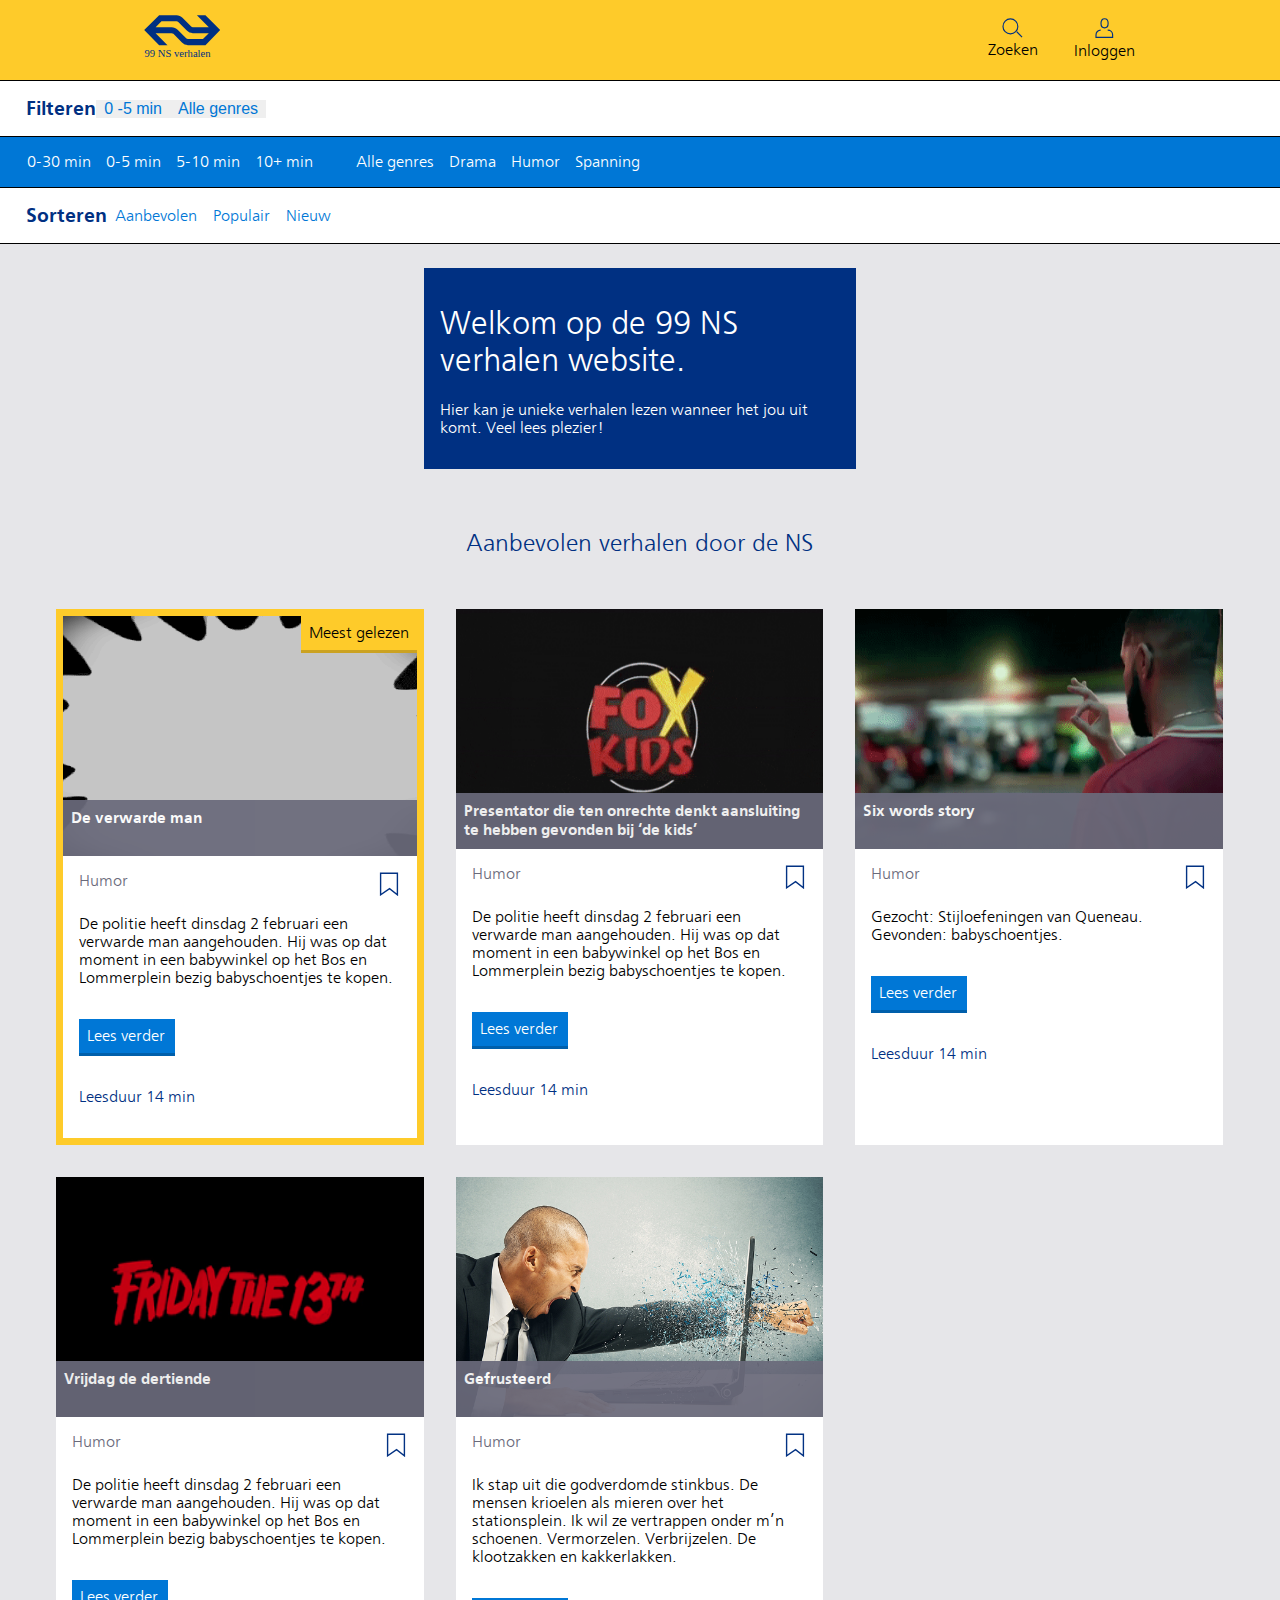
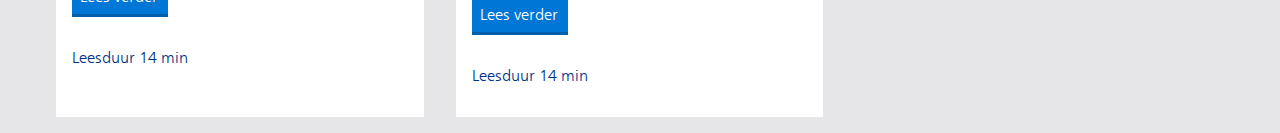
<file: index.html>
<!DOCTYPE html>
<html lang="nl">

<head>
    <meta charset="UTF-8">
    <meta name="viewport" content="width=device-width, user-scalable=yes, initial-scale=1.0, maximum-scale=1.5, minimum-scale=1.0">
    <!--Viewport pakt breede van het scherm. User scalable zorgt ervoor dat je kan inzoomen tot max 1.5 scale.-->
    <title>99 NS Verhalen</title>
    <link rel="icon" href="images/logo/nslogo.svg">
    <link rel="stylesheet" href="css/style.css">
</head>

<body>
    <header>
        <div class="container">
            <a class="logo" href="index.html" title="NS Verhalen"><img src="images/logo/nslogo.svg" alt="NSlogo"></a>
            <nav>
                <ul>
                    <li> <img src="images/symbolen/Search.svg" title="Zoeken" alt="Zoeken"> <a href="">Zoeken</a></li>
                    <li> <img src="images/symbolen/Profile.svg" title="Inloggen" alt="Inloggen"> <a href="inloggen.html">Inloggen</a></li>
                </ul>
            </nav>
        </div>
    </header>
    <main>
        <aside>
            <section>
                <h3>Filteren</h3>
                <button>0 -5 min</button>
                <button>Alle genres</button>
            </section>
            <form>
                <fieldset id="reading-time">
                    <input type="checkbox" name="0-30min" id="min30">
                    <label for="min30">0-30 min</label>
                    <input type="checkbox" name="0-5min" id="min5">
                    <label for="min5">0-5 min</label>
                    <input type="checkbox" name="5-10min" id="min10">
                    <label for="min10">5-10 min</label>
                    <input type="checkbox" name="0-5min" id="plus10">
                    <label for="plus10">10+ min</label>
                </fieldset>
                <fieldset id="genres">
                    <input type="checkbox" name="allegenres" id="allgenres">
                    <label for="allgenres">Alle genres</label>
                    <input type="checkbox" name="drama" id="drama">
                    <label for="drama">Drama</label>
                    <input type="checkbox" name="humor" id="humor">
                    <label for="humor">Humor</label>
                    <input type="checkbox" name="spanning" id="spanning">
                    <label for="spanning">Spanning</label>
                </fieldset>
            </form>



        </aside>
        <aside>
            <section>
                <h3>Sorteren</h3>
                <ul>
                    <!--Order soort-->
                    <li>Aanbevolen</li>
                    <li>Populair</li>
                    <li>Nieuw</li>
                </ul>
            </section>
        </aside>


        <div class="welkom">
            <h1> Welkom op de 99 NS verhalen website.</h1>
            <p> Hier kan je unieke verhalen lezen wanneer het jou uit komt. Veel lees plezier!</p>
        </div>


        <section>
            <h2>Aanbevolen verhalen door de NS</h2>

            <article class="uitgelicht">
                <header>
                    <a class="meestgelezen">Meest gelezen</a>
                    <img src="images/deverwardeman.gif" alt="de verwarde man">
                    <h3>De verwarde man</h3>
                </header>
                <section>
                    <h4>Humor</h4>
                    <button class="bladwijzer"><img src="images/symbolen/unfill.svg" title="bladwijzer" alt="bladwijzer"></button>
                </section>
                <p>De politie heeft dinsdag 2 februari een verwarde man aangehouden.
                    Hij was op dat moment in een babywinkel op het Bos en Lommerplein bezig babyschoentjes te kopen.</p>
                <a class="leesverder" href="deverwardeman.html">Lees verder</a>
                <footer>
                    <p>Leesduur 14 min</p>
                </footer>
            </article>
            <article>
                <header>
                    <img src="images/foxkids.gif" alt="Vrijdag de dertiende">
                    <h3>Presentator die ten onrechte denkt aansluiting te hebben gevonden bij ‘de kids’</h3>
                </header>
                <section>
                    <h4>Humor</h4>
                    <button class="bladwijzer"><img src="images/symbolen/unfill.svg" title="bladwijzer" alt="bladwijzer"></button>
                </section>
                <p>De politie heeft dinsdag 2 februari een verwarde man aangehouden.
                    Hij was op dat moment in een babywinkel op het Bos en Lommerplein bezig babyschoentjes te kopen.</p>
                <a class="leesverder" href="deverwardeman.html">Lees verder</a>
                <footer>
                    <p>Leesduur 14 min</p>
                </footer>
            </article>

            <article>
                <header>
                    <img src="images/drake.gif" alt="Vrijdag de dertiende">
                    <h3>Six words story</h3>
                </header>
                <section>
                    <h4>Humor</h4>
                    <button class="bladwijzer"><img src="images/symbolen/unfill.svg" title="bladwijzer" alt="bladwijzer"></button>
                </section>
                <p>Gezocht: Stijloefeningen van Queneau. Gevonden: babyschoentjes.</p>
                <a class="leesverder" href="deverwardeman.html">Lees verder</a>
                <footer>
                    <p>Leesduur 14 min</p>
                </footer>
            </article>

            <article>
                <header>
                    <img src="images/vrijdag13e.png" alt="Vrijdag de dertiende">
                    <h3>Vrijdag de dertiende</h3>
                </header>
                <section>
                    <h4>Humor</h4>
                    <button class="bladwijzer"><img src="images/symbolen/unfill.svg" title="bladwijzer" alt="bladwijzer"></button>
                </section>
                <p>De politie heeft dinsdag 2 februari een verwarde man aangehouden.
                    Hij was op dat moment in een babywinkel op het Bos en Lommerplein bezig babyschoentjes te kopen.</p>
                <a class="leesverder" href="deverwardeman.html">Lees verder</a>
                <footer>
                    <p>Leesduur 14 min</p>
                </footer>
            </article>
            <article>
                <header>
                    <img src="images/gefrusteerd.jpg" alt="Vrijdag de dertiende">
                    <h3>Gefrusteerd</h3>
                </header>
                <section>
                    <h4>Humor</h4>
                    <button class="bladwijzer"><img src="images/symbolen/unfill.svg" title="bladwijzer" alt="bladwijzer"></button>
                </section>
                <p>Ik stap uit die godverdomde stinkbus. De mensen krioelen als mieren over het stationsplein. Ik wil ze vertrappen onder m’n schoenen. Vermorzelen. Verbrijzelen. De klootzakken en kakkerlakken. </p>
                <a class="leesverder" href="deverwardeman.html">Lees verder</a>
                <footer>
                    <p>Leesduur 14 min</p>
                </footer>
            </article>
        </section>

    </main>
    <script src="js/main.js"></script>
</body>

</html>
</file>
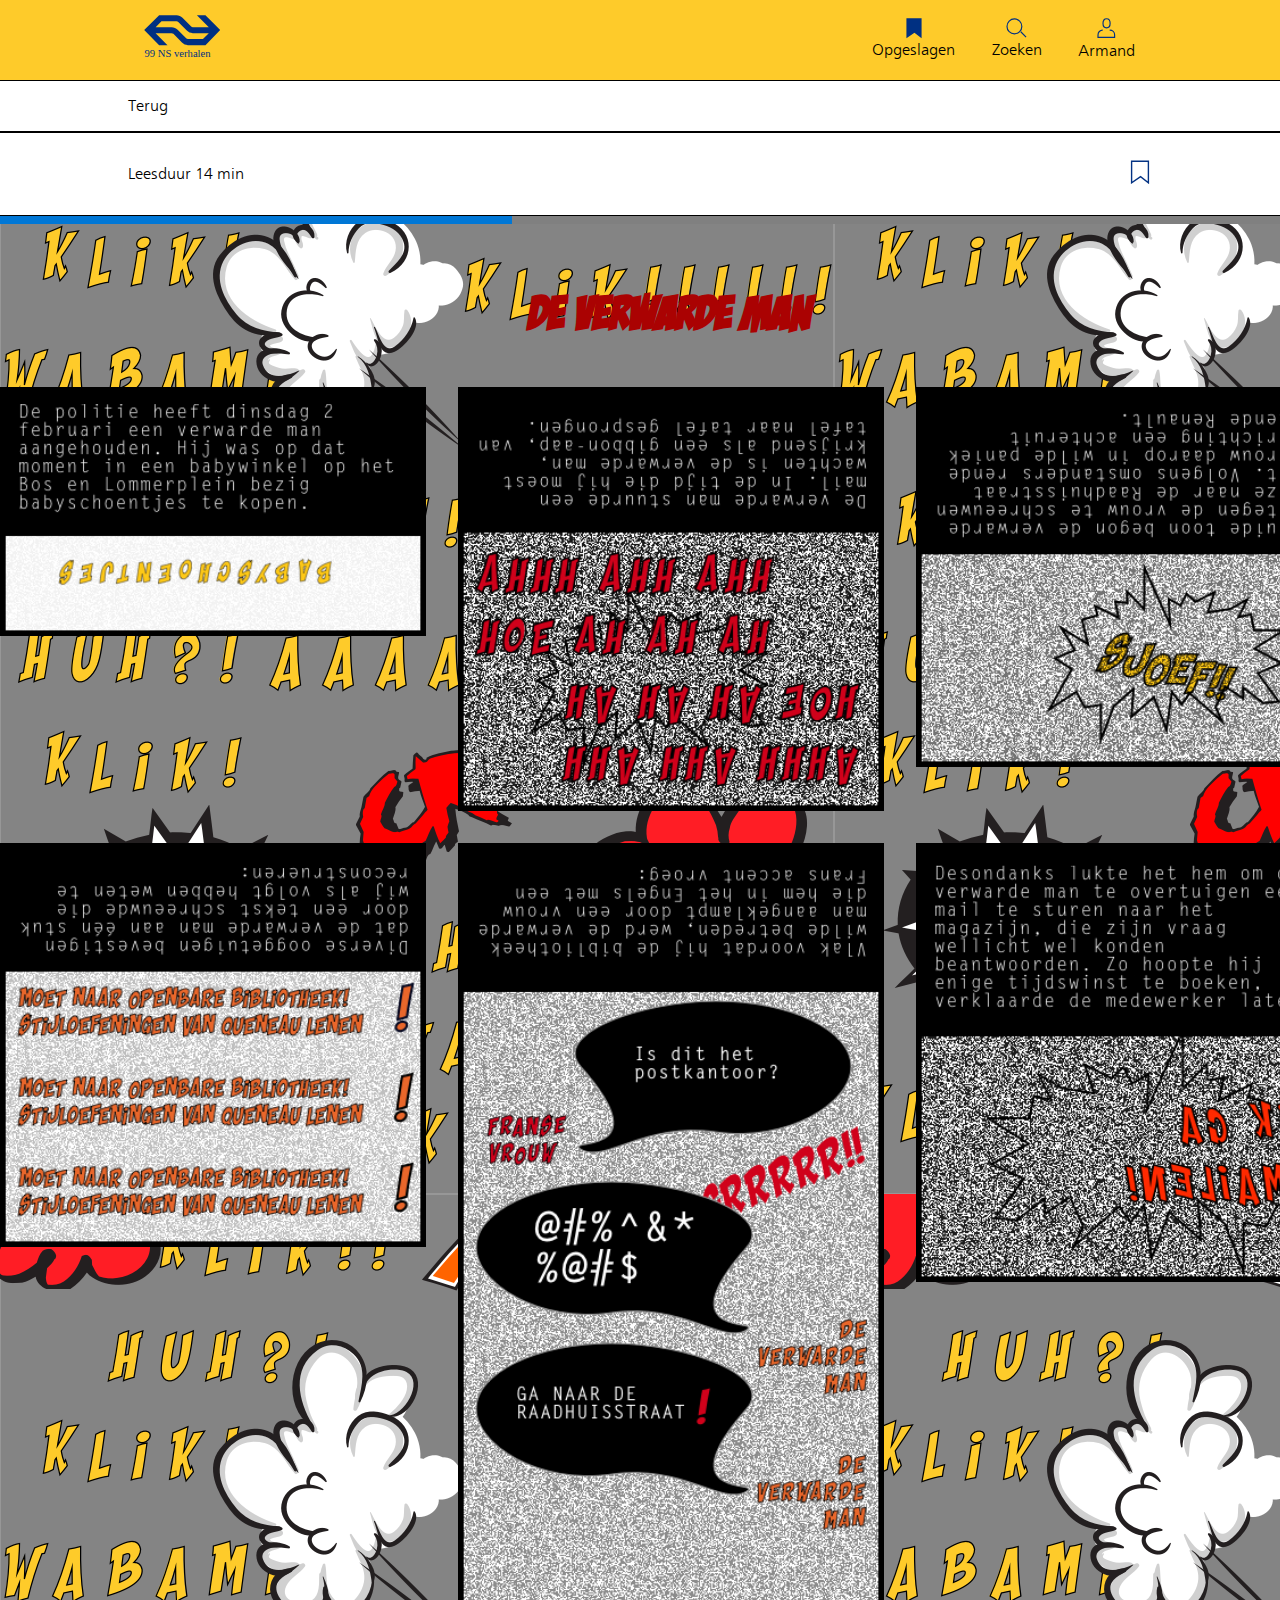
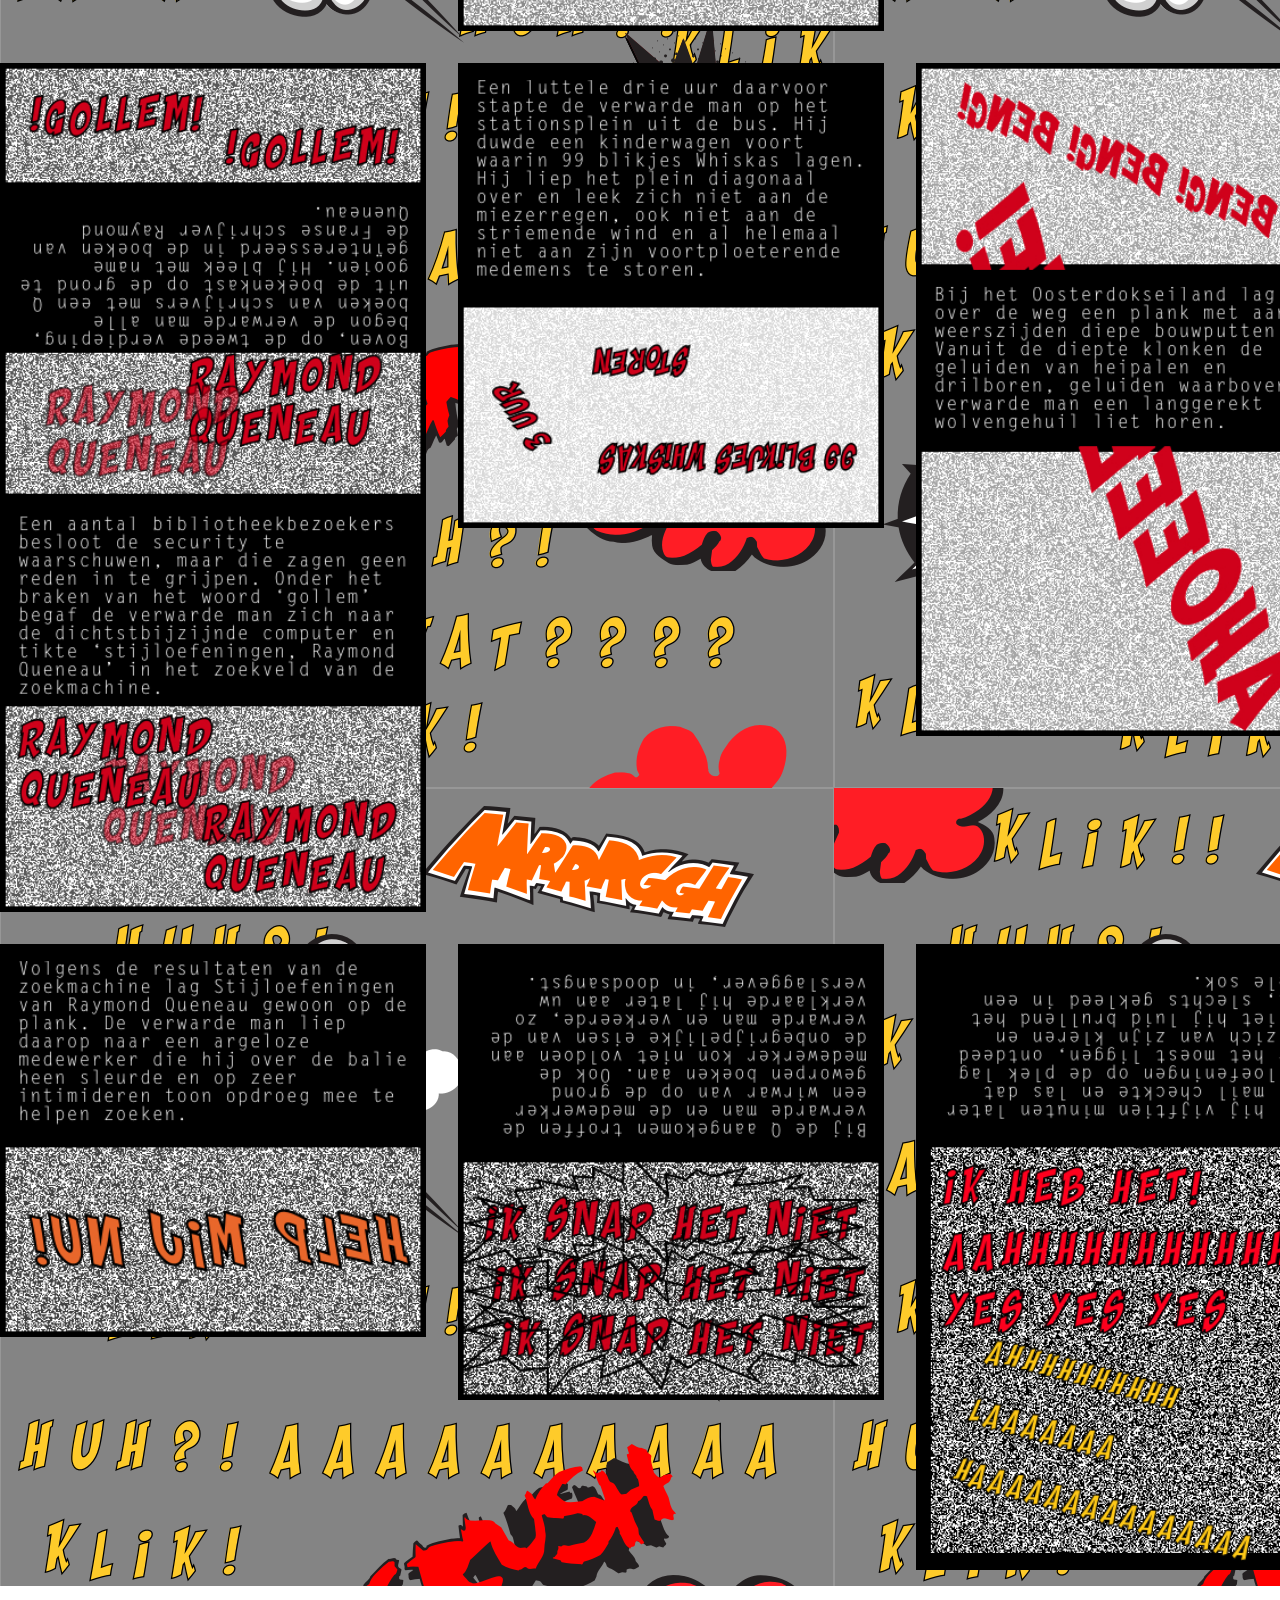
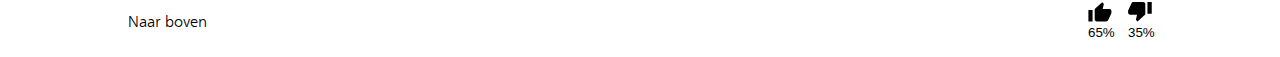
<file: deverwardeman.html>
<!DOCTYPE html>
<html lang="nl">

<head>
    <meta charset="UTF-8">
    <meta name="viewport" content="width=device-width, user-scalable=yes, initial-scale=1.0, maximum-scale=1.5, minimum-scale=1.0">
    <!--Viewport pakt breede van het scherm. User scalable zorgt ervoor dat je kan inzoomen tot max 1.5 scale.-->
    <title>99 NS Verhalen</title>
    <link rel="icon" href="images/logo/99nsverhalen.png">
    <link rel="stylesheet" href="css/style.css">
</head>

<body class="verhaalachtergrond">
    <header>
        <div class="container">
            <a class="logo" href="index.html" title="NS Verhalen"><img src="images/logo/nslogo.svg" alt="NSlogo"></a>
            <nav>
                <ul>
                    <li> <img src="images/symbolen/filled.svg" title="Opgeslagen" alt="Opgeslagen"> <a href="">Opgeslagen</a></li>
                    <li> <img src="images/symbolen/Search.svg" title="Zoeken" alt="Zoeken"> <a href="">Zoeken</a></li>
                    <li> <img src="images/symbolen/Profile.svg" title="Inloggen" alt="Inloggen"> <a href="inloggen.html">Armand</a></li>
                </ul>
            </nav>
        </div>
    </header>
    <main>
        <aside>
            <section>
                <div class="container">
                    <a href="index.html"> Terug </a>
                </div>
            </section>
            <section>
                <div class="container">
                    <p> Leesduur 14 min</p>
                    <button class="bladwijzer"><img src="images/symbolen/unfill.svg" title="bladwijzer" alt="bladwijzer"></button>

                </div>
            </section>
            <progress value="40" max="100"></progress>
        </aside>


        <!--Knop maken van het husselen van de afbeeldingen?-->
        <article>
            <div class="verhaal de-verwarde-man">
                <h1>De verwarde man</h1>

                <img src="images/verhaalflipped/blok1.jpg" alt="babyschoentjes">
                <img src="images/verhaalflipped/blok11.jpg" alt="babyschoentjes">
                <img src="images/verhaalflipped/blok6.jpg" alt="babyschoentjes">
                <img src="images/verhaalflipped/blok3.jpg" alt="babyschoentjes">
                <img src="images/verhaalflipped/blok5.jpg" alt="babyschoentjes">
                <img src="images/verhaalflipped/blok10.jpg" alt="babyschoentjes">
                <img src="images/verhaalflipped/blok7.jpg" alt="babyschoentjes">
                <img src="images/verhaalflipped/blok2.jpg" alt="babyschoentjes">
                <img src="images/verhaalflipped/blok4.jpg" alt="babyschoentjes">
                <img src="images/verhaalflipped/blok8.jpg" alt="babyschoentjes">
                <img src="images/verhaalflipped/blok9.jpg" alt="babyschoentjes">
                <img src="images/verhaalflipped/blok12.jpg" alt="babyschoentjes">

            </div>
        </article>
        <footer>
            <div class="container">
                <a href="deverwardeman.html"> Naar boven </a>

                <ul>
                    <li><button class="goed"><img src="images/symbolen/duimgoed.svg" title="Leuk" alt="Leuk"> 65%</button></li>
                    <li><button class="fout"><img src="images/symbolen/duimfout.svg" title="Niet leuk" alt="Niet leuk"> 35%</button></li>
                </ul>

            </div>
        </footer>
    </main>
    <script src="js/main.js"></script>
</body>

</html>
</file>
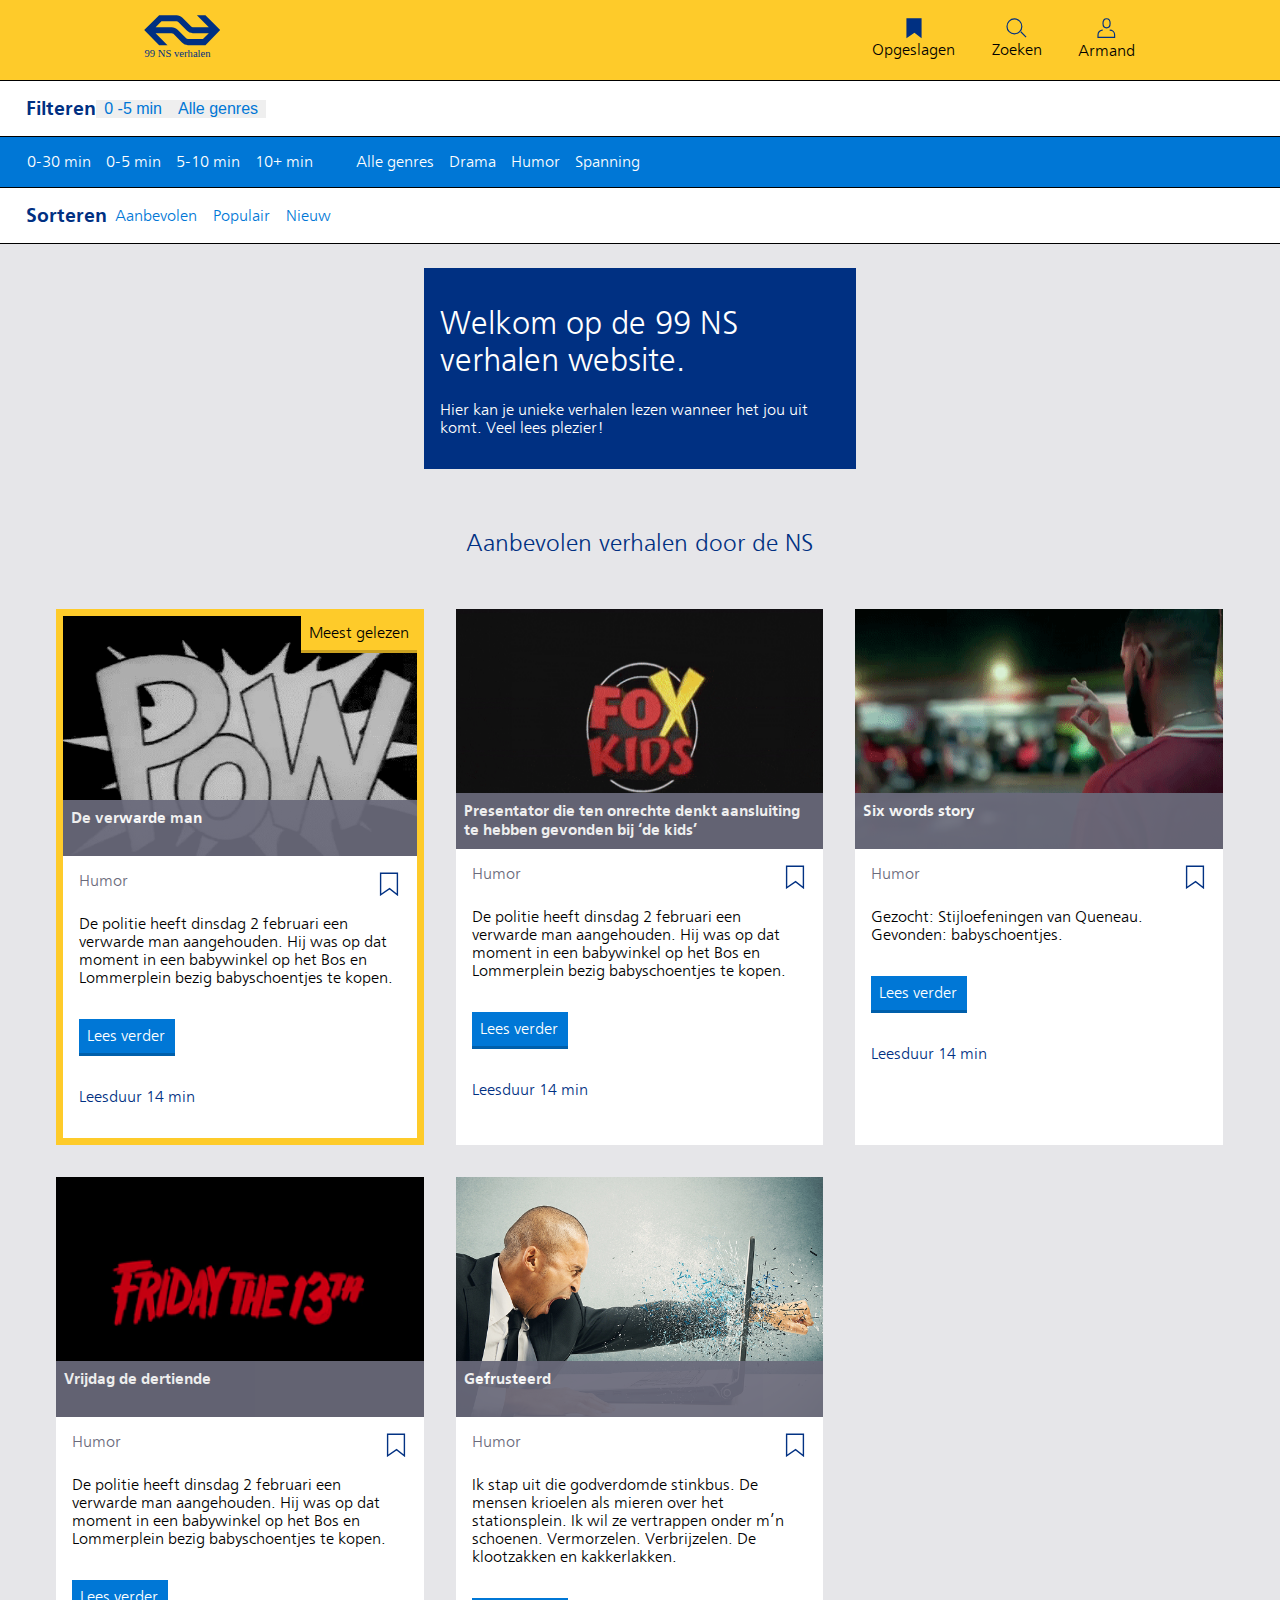
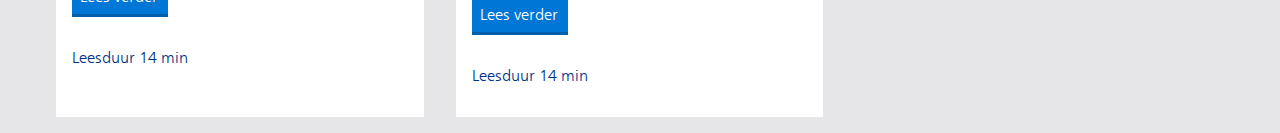
<file: indexinlog.html>
<!DOCTYPE html>
<html lang="nl">

<head>
    <meta charset="UTF-8">
    <meta name="viewport" content="width=device-width, user-scalable=yes, initial-scale=1.0, maximum-scale=1.5, minimum-scale=1.0">
    <!--Viewport pakt breede van het scherm. User scalable zorgt ervoor dat je kan inzoomen tot max 1.5 scale.-->
    <title>99 NS Verhalen</title>
    <link rel="icon" href="images/logo/nslogo.svg">
    <link rel="stylesheet" href="css/style.css">
</head>

<body>
    <header>
        <div class="container">
            <a class="logo" href="index.html" title="NS Verhalen"><img src="images/logo/nslogo.svg" alt="NSlogo"></a>
            <nav>
                <ul>
                    <li> <img src="images/symbolen/filled.svg" title="Opgeslagen" alt="Opgeslagen"> <a href="">Opgeslagen</a></li>
                    <li> <img src="images/symbolen/Search.svg" title="Zoeken" alt="Zoeken"> <a href="">Zoeken</a></li>
                    <li> <img src="images/symbolen/Profile.svg" title="Inloggen" alt="Inloggen"> <a href="inloggen.html">Armand</a></li>
                </ul>
            </nav>
        </div>
    </header>
    <main>
        <aside>
            <section>
                <h3>Filteren</h3>
                <button>0 -5 min</button>
                <button>Alle genres</button>
            </section>
            <form>
                <fieldset id="reading-time">
                    <input type="checkbox" name="0-30min" id="min30">
                    <label for="min30">0-30 min</label>
                    <input type="checkbox" name="0-5min" id="min5">
                    <label for="min5">0-5 min</label>
                    <input type="checkbox" name="5-10min" id="min10">
                    <label for="min10">5-10 min</label>
                    <input type="checkbox" name="0-5min" id="plus10">
                    <label for="plus10">10+ min</label>
                </fieldset>
                <fieldset id="genres">
                    <input type="checkbox" name="allegenres" id="allgenres">
                    <label for="allgenres">Alle genres</label>
                    <input type="checkbox" name="drama" id="drama">
                    <label for="drama">Drama</label>
                    <input type="checkbox" name="humor" id="humor">
                    <label for="humor">Humor</label>
                    <input type="checkbox" name="spanning" id="spanning">
                    <label for="spanning">Spanning</label>
                </fieldset>
            </form>



        </aside>
        <aside>
            <section>
                <h3>Sorteren</h3>
                <ul>
                    <!--Order soort-->
                    <li>Aanbevolen</li>
                    <li>Populair</li>
                    <li>Nieuw</li>
                </ul>
            </section>
        </aside>


        <div class="welkom">
            <h1> Welkom op de 99 NS verhalen website.</h1>
            <p> Hier kan je unieke verhalen lezen wanneer het jou uit komt. Veel lees plezier!</p>
        </div>


        <section>
            <h2>Aanbevolen verhalen door de NS</h2>

            <article class="uitgelicht">
                <header>
                    <a class="meestgelezen">Meest gelezen</a>
                    <img src="images/deverwardeman.gif" alt="de verwarde man">
                    <h3>De verwarde man</h3>
                </header>
                <section>
                    <h4>Humor</h4>
                    <button class="bladwijzer"><img src="images/symbolen/unfill.svg" title="bladwijzer" alt="bladwijzer"></button>
                </section>
                <p>De politie heeft dinsdag 2 februari een verwarde man aangehouden.
                    Hij was op dat moment in een babywinkel op het Bos en Lommerplein bezig babyschoentjes te kopen.</p>
                <a class="leesverder" href="deverwardeman.html">Lees verder</a>
                <footer>
                    <p>Leesduur 14 min</p>
                </footer>
            </article>
            <article>
                <header>
                    <img src="images/foxkids.gif" alt="Vrijdag de dertiende">
                    <h3>Presentator die ten onrechte denkt aansluiting te hebben gevonden bij ‘de kids’</h3>
                </header>
                <section>
                    <h4>Humor</h4>
                    <button class="bladwijzer"><img src="images/symbolen/unfill.svg" title="bladwijzer" alt="bladwijzer"></button>
                </section>
                <p>De politie heeft dinsdag 2 februari een verwarde man aangehouden.
                    Hij was op dat moment in een babywinkel op het Bos en Lommerplein bezig babyschoentjes te kopen.</p>
                <a class="leesverder" href="deverwardeman.html">Lees verder</a>
                <footer>
                    <p>Leesduur 14 min</p>
                </footer>
            </article>

            <article>
                <header>
                    <img src="images/drake.gif" alt="Vrijdag de dertiende">
                    <h3>Six words story</h3>
                </header>
                <section>
                    <h4>Humor</h4>
                    <button class="bladwijzer"><img src="images/symbolen/unfill.svg" title="bladwijzer" alt="bladwijzer"></button>
                </section>
                <p>Gezocht: Stijloefeningen van Queneau. Gevonden: babyschoentjes.</p>
                <a class="leesverder" href="deverwardeman.html">Lees verder</a>
                <footer>
                    <p>Leesduur 14 min</p>
                </footer>
            </article>

            <article>
                <header>
                    <img src="images/vrijdag13e.png" alt="Vrijdag de dertiende">
                    <h3>Vrijdag de dertiende</h3>
                </header>
                <section>
                    <h4>Humor</h4>
                    <button class="bladwijzer"><img src="images/symbolen/unfill.svg" title="bladwijzer" alt="bladwijzer"></button>
                </section>
                <p>De politie heeft dinsdag 2 februari een verwarde man aangehouden.
                    Hij was op dat moment in een babywinkel op het Bos en Lommerplein bezig babyschoentjes te kopen.</p>
                <a class="leesverder" href="deverwardeman.html">Lees verder</a>
                <footer>
                    <p>Leesduur 14 min</p>
                </footer>
            </article>
            <article>
                <header>
                    <img src="images/gefrusteerd.jpg" alt="Vrijdag de dertiende">
                    <h3>Gefrusteerd</h3>
                </header>
                <section>
                    <h4>Humor</h4>
                    <button class="bladwijzer"><img src="images/symbolen/unfill.svg" title="bladwijzer" alt="bladwijzer"></button>
                </section>
                <p>Ik stap uit die godverdomde stinkbus. De mensen krioelen als mieren over het stationsplein. Ik wil ze vertrappen onder m’n schoenen. Vermorzelen. Verbrijzelen. De klootzakken en kakkerlakken. </p>
                <a class="leesverder" href="deverwardeman.html">Lees verder</a>
                <footer>
                    <p>Leesduur 14 min</p>
                </footer>
            </article>
        </section>

    </main>
    <script src="js/main.js"></script>
</body>

</html>
</file>
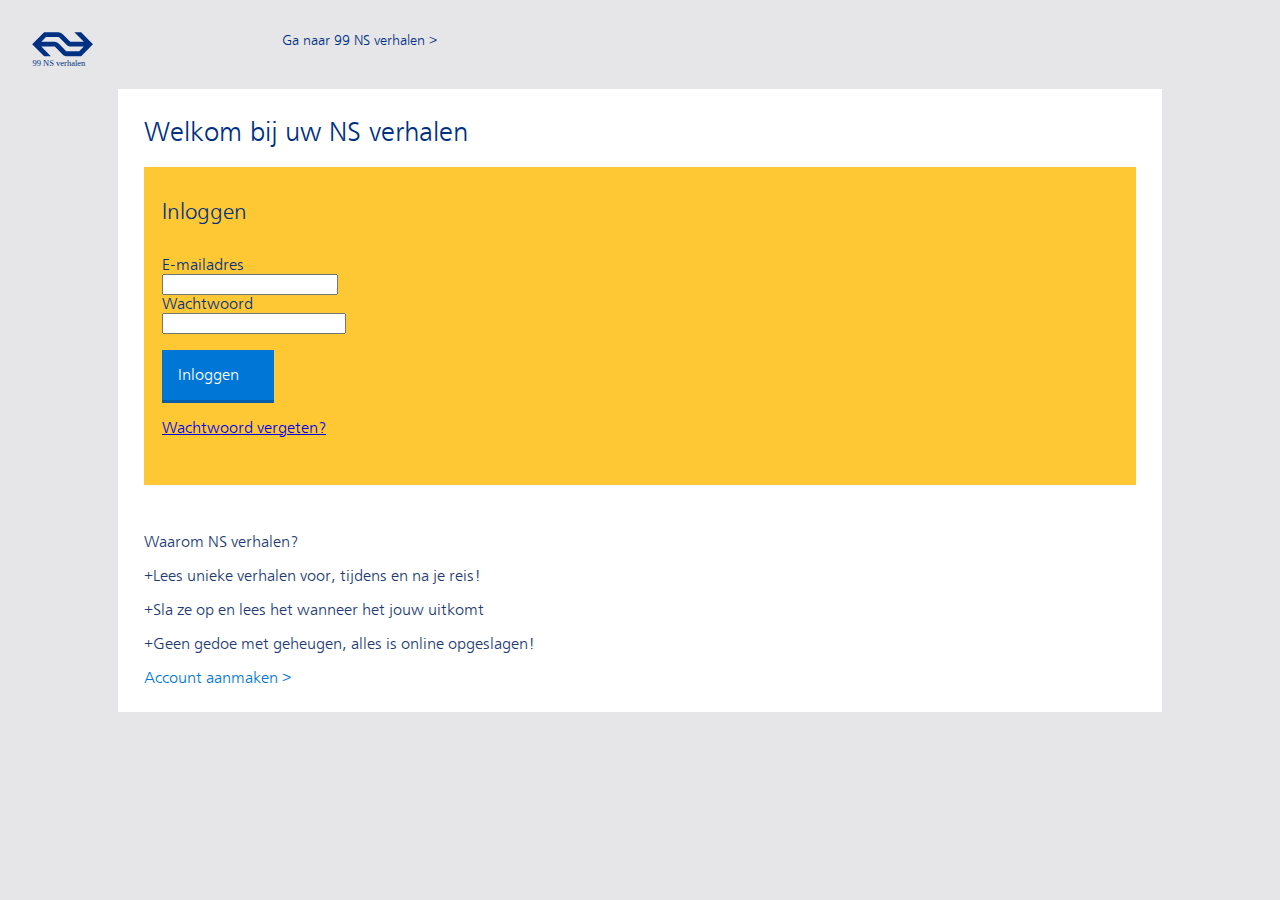
<file: inloggen.html>
<!DOCTYPE html>
<html lang="nl">

<head>
    <meta charset="UTF-8">
    <meta name="viewport" content="width=device-width, user-scalable=yes, initial-scale=1.0, maximum-scale=1.5, minimum-scale=1.0">
    <!--Viewport pakt breede van het scherm. User scalable zorgt ervoor dat je kan inzoomen tot max 1.5 scale.-->
    <title>Inloggen</title>
    <link rel="icon" href="images/logo/99nsverhalen.png">
    <link rel="stylesheet" href="css/login.css">
</head>

<body>
    <header>
        <a class="logo" href="index.html" title="NS Verhalen"><img src="images/logo/nslogo.svg" alt="NSlogo"></a>
        <a class="doorlink" href="index.html"> Ga naar 99 NS verhalen ></a>
    </header>
    <main>
        <article>
            <h1> Welkom bij uw NS verhalen</h1>
            <form>
                <fieldset>
                    <legend>Inloggen</legend>
                    <div class="email">
                        <label for="email">
                            E-mailadres
                        </label>
                        <input type="text" id="email" name="email" required>
                    </div>
                    <div class="password">
                        <label for="password">
                            Wachtwoord
                        </label>
                        <input type="password" id="password" name="password" required pattern="(?=.*\d)(?=.*[a-z])(?=.*[A-Z]).{6,}">
                    </div>
                    <a class="leesverder" href="indexinlog.html">Inloggen</a>
                    <!--<button> Inloggen</button>-->
                    <a href="inloggen.html"> Wachtwoord vergeten?</a>
                </fieldset>
            </form>
            <aside>
                <p> Waarom NS verhalen?</p>
                <p>+Lees unieke verhalen voor, tijdens en na je reis!</p>
                <p>+Sla ze op en lees het wanneer het jouw uitkomt</p>
                <p>+Geen gedoe met geheugen, alles is online opgeslagen!</p>
                <a href="registreren.html"> Account aanmaken ></a>
            </aside>

        </article>
    </main>
    <script src="js/main.js"></script>
</body>

</html>
</file>
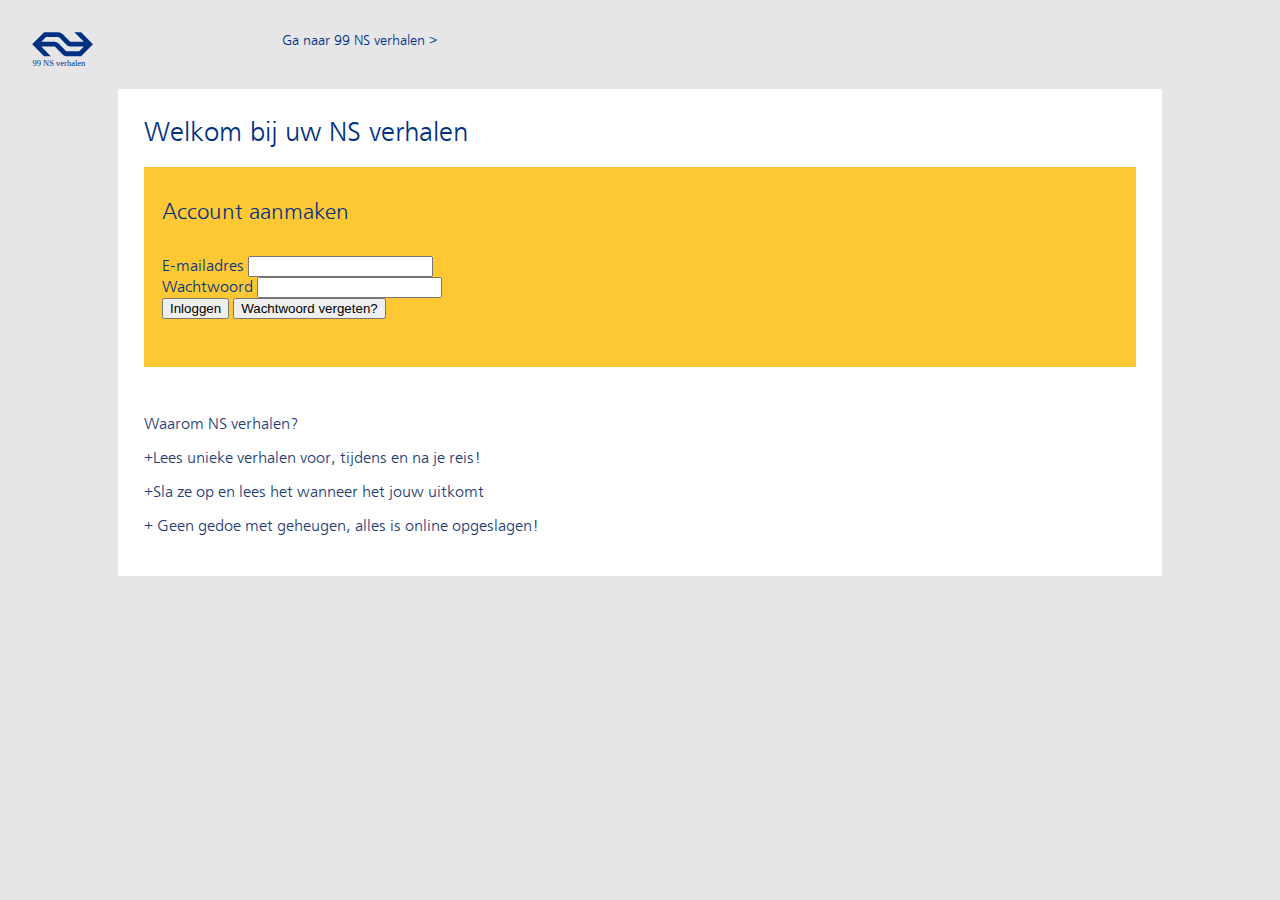
<file: registreren.html>
<!DOCTYPE html>
<html lang="nl">

<head>
    <meta charset="UTF-8">
    <meta name="viewport" content="width=device-width, user-scalable=yes, initial-scale=1.0, maximum-scale=1.5, minimum-scale=1.0">
    <!--Viewport pakt breede van het scherm. User scalable zorgt ervoor dat je kan inzoomen tot max 1.5 scale.-->
    <title>Account aanmaken</title>
    <link rel="icon" href="images/logo/99nsverhalen.png">
    <link rel="stylesheet" href="css/login.css">
</head>

<body>
    <header>
        <a class="logo" href="index.html" title="NS Verhalen"><img src="images/logo/nslogo.svg" alt="NSlogo"></a>
        <a class="doorlink" href="index.html"> Ga naar 99 NS verhalen ></a>
    </header>
    <main>
        <article>
            <h1> Welkom bij uw NS verhalen</h1>
            <form>
                <fieldset>
                    <legend>Account aanmaken</legend>
                    <div class="label-group">
                        <label for="email">
                            E-mailadres
                        </label>
                        <input type="text" id="email" name="email" required>
                    </div>
                    <div class="label-group">
                        <label for="password">
                            Wachtwoord
                        </label>
                        <input type="password" id="password" name="password" required pattern="(?=.*\d)(?=.*[a-z])(?=.*[A-Z]).{6,}">
                    </div>
                    <label>
                        <input type="submit" value="Inloggen">
                    </label>
                    <button>Wachtwoord vergeten?</button>
                </fieldset>
            </form>
            <aside>
                <p> Waarom NS verhalen?</p>
                <p>+Lees unieke verhalen voor, tijdens en na je reis!</p>
                <p>+Sla ze op en lees het wanneer het jouw uitkomt</p>
                <p>+ Geen gedoe met geheugen, alles is online opgeslagen!</p>
            </aside>



        </article>
    </main>

</body>

</html>
</file>
<file: css/style.css>
@font-face {
    font-family: 'BadaBoom BB';
    src: url('../fonts/BadaBoomBB.eot');
    src: url('../fonts/BadaBoomBB.eot?#iefix') format('embedded-opentype'),
        url('../fonts/BadaBoomBB.woff2') format('woff2'),
        url('../fonts/BadaBoomBB.woff') format('woff'),
        url('../fonts/BadaBoomBB.ttf') format('truetype'),
        url('../BadaBoomBB.svg#BadaBoomBB') format('svg');
    font-weight: normal;
    font-style: normal;
}

@font-face {
    font-family: 'NS Sans';
    src: url('../fonts/NSSans-Bold.eot');
    src: url('../fonts/NSSans-Bold.eot?#iefix') format('embedded-opentype'),
        url('../fonts/NSSans-Bold.woff2') format('woff2'),
        url('../fonts/NSSans-Bold.woff') format('woff'),
        url('../fonts/NSSans-Bold.ttf') format('truetype'),
        url('../fonts/NSSans-Bold.svg#NSSans-Bold') format('svg');
    font-weight: 700;
    font-style: normal;
}

@font-face {
    font-family: 'NS Sans';
    src: url('../fonts/NSSans.eot');
    src: url('../fonts/NSSans.eot?#iefix') format('embedded-opentype'),
        url('../fonts/NSSans.woff2') format('woff2'),
        url('../fonts/NSSans.woff') format('woff'),
        url('../fonts/NSSans.ttf') format('truetype'),
        url('../fonts/NSSans.svg#NSSans') format('svg');
    font-weight: 400;
    font-style: normal;
}

/*==================================
Base CSS
==================================*/

Body {

    margin: 0;
    padding: 0;
    background-color: #E6E6E9;
    font-family: 'NS Sans';
}

.container {
    width: 95%;
    max-width: 64rem;
    display: flex;
    flex-wrap: wrap;
    margin: auto;
}

.container a {
    text-decoration: none;
    color: black;
}

.container a:hover {
    color: #0077D6;
}


/*==================================
Header
==================================*/

header {
    background-color: #FECB2A;
    color: blue;
    display: flex;
    height: 5rem;
}

header .logo img {
    width: 5rem;
    margin-left: 1rem;
}

header nav {
    display: flex;
    width: 50%;
    margin-left: auto;
    justify-content: flex-end;
}

header nav ul {
    display: flex;
    list-style: none;
    margin: 0;
    padding: 0;
}

header nav ul li {
    padding: 0 0.5rem;
    display: flex;
    flex-wrap: wrap;
    justify-content: center;
}

header nav ul li a {
    width: 100%;
    text-align: center;
    text-decoration: none;
}

aside section {
    display: flex;
    width: 100%;
    align-items: center;
    padding: 1rem 0;
    border-bottom: 1px solid black;
    border-top: 1px solid black;
}

aside section ul {
    display: flex;
    margin: 0 auto 0 0;
    padding: 0;
}

aside section ul li {
    display: flex;
    padding: 0 0.5rem;
    color: #0077D6;
}

Aside section h3 {
    color: #003082;
    margin: 0 0 0 1.4em;
}

Main Aside section div button {

    margin-left: auto;
}


main aside {
    display: flex;
    justify-content: center;
    flex-wrap: wrap;
}

main aside form {
    display: flex;
    width: 100%;
    background: #0077D6;
    flex-wrap: wrap;
}

main aside form fieldset {
    border: none;
    margin: 0;
    padding: 1rem 1rem;
}

main aside form fieldset label {
    color: white;
    cursor: pointer;
    font-weight: normal;
}

main aside form fieldset input[type="checkbox"]:checked + label {
    font-weight: bold;
}

main aside form fieldset input[type="checkbox"] {
    -webkit-appearance: none;
}

main aside section button {
    margin: 0;
    -webkit-appearance: none;
    border: none;
    padding: 0 0.5rem;
    color: #0077D6;
    font-size: 1rem;
    font-weight: 300;
}

.welkom {
    background-color: #003082;
    margin: auto;
    margin: 1.5rem;
    padding: 1rem;
}

.welkom h1 {
    color: white;
    font-weight: 100;

}

.welkom p {
    color: white;
}

h1 {
    color: #003082;
}

h2 {
    font-weight: 100;
    color: #003082;
    padding: 1rem;
}

/* Uitgelicht verhaal */

.uitgelicht {
    background-color: white;
    margin: 1rem;
    border-style: solid;
    border-width: 7px;
    border-color: #FECB2A;

}

.uitgelicht header {

    position: relative;

}

.meestgelezen {
    position: absolute;
    right: 0;
    top: 0;
    padding: 0.5rem;
    background-color: #FECB2A;
    border-bottom: solid 3px rgba(0, 0, 0, 0.2);
    color: black;

}


/* Uitgelicht verhaal */

section article {
    background-color: white;
    margin: 1rem;
}

section article p {
    margin: 1rem;
    padding: 0 0 1rem 0;
}

section article header {
    position: relative;
    height: 15rem;
    color: white;
}

section article section {

    display: flex;
    margin: 1rem;
}

section article h4 {

    color: #6A6A7B;
    font-weight: 100;
    margin: 0;

}

section article img {
    width: 100%;
    height: auto;
}

.de-verwarde-man img.flip {
    -moz-transform: rotate(180deg);
    -o-transform: rotate(180deg);
    -webkit-transform: rotate(180deg);
    transform: rotate(180deg);
    filter: FlipH;
    -ms-filter: "FlipH";
    /* Bronvermelding code: https://css-tricks.com/snippets/css/flip-an-image/*/
}


button.bladwijzer,
button.fout,
button.goed {
    appearance: none;
    border: 0;
    padding: 0;
    background: none;
    width: 1.5rem;
}

button.bladwijzer img,
button.fout img,
button.goed img {
    pointer-events: none;
    height: auto;
    width: 100%;
}

section article h3 {
    box-sizing: border-box;
    margin: 0;
    padding: 0.5rem;
    background-color: #6A6A7B;
    opacity: 0.93;
    position: absolute;
    width: 100%;
    bottom: 0;
    text-align: bottom;
    height: 3.5rem;
    font-size: 0.95rem;
    align-items: center;
}

section article button {
    margin-right: 0;
    display: block;
    margin-left: auto;
}

/*
.bladwijzer {

    background: url(../images/symbolen/Bookmark/unfill.png) no-repeat center;
    background-size: 1.5rem;
    width: 2rem;
    height: 2rem;
    border: none;
    position: relative;
    top: -3rem;
    right: 0;
    left: 16rem;
}*/

.leesverder {
    background-color: #0077D6;
    width: 5rem;
    border-bottom: solid 3px rgba(0, 0, 0, 0.2);
    padding: 0.5rem;
    margin: 1rem;
    color: white;
    display: block;
}

section article a {
    text-decoration: none;
}

section article footer {
    color: #003082;
}

/* ==================================
De verwarde man
==================================*/


aside {
    background-color: white;

}

.verhaal img {
    padding: 1rem 0;

}

article img {
    width: 100%;
}


.verhaalachtergrond {
    background-image: url(../images/verhaal/Ipad%20achtergrond.png);
    background-repeat: repeat;
}

article h1 {
    font-family: 'BadaBoom BB';
    font-size: 3rem;
    color: #AA0202;
    display: flex;
    justify-content: center;
    padding-top: 2rem;
}

button {
    margin-left: auto;
    align-items: center;
}

footer {
    background-color: white;
    display: flex;
    align-items: center;
}

progress {
    width: 100%;
    border-radius: 0;
    -webkit-appearance: none;
    height: 0.5em;
    color: blue;
    background-color: red;
}

progress::-webkit-progress-value {
    background: #0077D6;
}

footer ul {
    margin-left: auto;
    list-style: none;
    display: flex;
}

footer ul li {
    margin-left: 1rem;
}

footer .container {
    align-items: center;
    text-decoration: none;
}

footer .container a {
    text-decoration: none;
}



/* ==================================
Javascript
==================================*/
/* section h4 + button img {
    border: 2px solid red;
    transition: all 1s;
}

section h4 + button img.active {
    border: 10px solid red;
}*/

nav li {
    position: relative;
}

nav li:first-of-type a:after {
    content: '';
    width: 1em;
    height: 1em;
    position: absolute;
    right: 2.2em;
    top: -0.5em;
    transform: scale(0) translateX(5em);
    border-radius: 50%;
    transition: all .075s .5s ease-in;
}

body.bladwijzer nav li:first-of-type a:after {
    opacity: 1;
    background: radial-gradient(ellipse at center, red 0%, red 100%);
    transform: scale(1) translateX(0);
}

/* ==================================
Resposive schermen
==================================*/

@media screen and (min-width: 40rem) {


    main > section {
        display: grid;
        grid-template-columns: 50% 50%;
    }

    main > section h2 {
        grid-column: span 2;
    }

    main aside {
        flex-wrap: wrap;
    }


    main section h2 {

        justify-content: center;
        display: flex;
    }


    .welkom {
        width: 25rem;
        display: block;
        margin-left: auto;
        margin-right: auto;
    }

    .verhaal {
        display: grid;
        grid-gap: 0 2rem;
        grid-template-columns: 50% 50%;
    }

    .verhaal h1 {
        grid-column: span 2;
    }

}


@media screen and (min-width: 65rem) {

    main > section {
        max-width: 75rem;
        margin: 0 auto;
        display: grid;
        grid-template-columns: repeat(3, 33.3%);
    }

    main section h2 {
        grid-column: span 3;
    }

    .verhaal {
        display: grid;
        grid-gap: 0 2rem;
        grid-template-columns: 33.3% 33.3% 33.3%;
    }

    .verhaal h1 {
        grid-column: span 3;
    }
}
</file>
<file: css/login.css>
font-face {
    font-family: 'BadaBoom BB';
    src: url('../fonts/BadaBoomBB.eot');
    src: url('../fonts/BadaBoomBB.eot?#iefix') format('embedded-opentype'),
        url('../fonts/BadaBoomBB.woff2') format('woff2'),
        url('../fonts/BadaBoomBB.woff') format('woff'),
        url('../fonts/BadaBoomBB.ttf') format('truetype'),
        url('../BadaBoomBB.svg#BadaBoomBB') format('svg');
    font-weight: normal;
    font-style: normal;
}

@font-face {
    font-family: 'NS Sans';
    src: url('../fonts/NSSans-Bold.eot');
    src: url('../fonts/NSSans-Bold.eot?#iefix') format('embedded-opentype'),
        url('../fonts/NSSans-Bold.woff2') format('woff2'),
        url('../fonts/NSSans-Bold.woff') format('woff'),
        url('../fonts/NSSans-Bold.ttf') format('truetype'),
        url('../fonts/NSSans-Bold.svg#NSSans-Bold') format('svg');
    font-weight: 700;
    font-style: normal;
}

@font-face {
    font-family: 'NS Sans';
    src: url('../fonts/NSSans.eot');
    src: url('../fonts/NSSans.eot?#iefix') format('embedded-opentype'),
        url('../fonts/NSSans.woff2') format('woff2'),
        url('../fonts/NSSans.woff') format('woff'),
        url('../fonts/NSSans.ttf') format('truetype'),
        url('../fonts/NSSans.svg#NSSans') format('svg');
    font-weight: 400;
    font-style: normal;
}

/*==================================
Base CSS
==================================*/

Body {

    margin: 0;
    padding: 0;
    background-color: #E6E6E9;
    font-family: 'NS Sans';
}

/*==================================
Inloggen header
==================================*/


header {
    display: flex;
    padding: 1rem;
    height: auto;
    font-size: 0.9rem;
}

header .logo img {
    width: 4rem;
    padding: 1rem 1rem 0 1rem;
}

.doorlink {
    margin: 1rem 0 0 5.5rem;
    text-decoration: none;
    color: #003082;
    margin-left: 10.6rem;
}

.doorlink:visited {
    color: #003082;
}

.doorlink:hover {
    color: #0077D6;
}

/*==================================
Inloggen block
==================================*/
article {
    width: 80%;
    background-color: white;
    margin: auto;
    padding: 0.6rem;
}

article h1 {
    margin-left: 1rem;
    font-size: 1.7rem;
    font-weight: 100;
    color: #003082;

}

.email,
.password {
    max-width: 11rem;
    flex-wrap: wrap;
}

.email label,
.email input,
.password label,
.password input {
    width: 100%;
}

form {
    background-color: #FEC835;
    padding: 1rem;
    margin: 1rem;
    color: #003082;
}

fieldset {
    border: none;
    padding: 1rem 0rem 2rem;

}

article form legend {
    padding: 1rem 0rem;
    font-size: 1.4rem;
}

article fieldset .email {
    display: flex;

}

.leesverder {
    background-color: #0077D6;
    width: 5rem;
    border-bottom: solid 3px rgba(0, 0, 0, 0.2);
    padding: 1rem;
    margin: 1rem 0rem 1rem;
    color: white;
    display: block;
    text-decoration: none;
}

/*button {
    background-color: #0077D6;
    width: 5rem;
    border-bottom: solid 3px rgba(0, 0, 0, 0.2);
    padding: 1rem;
    margin: 1rem 0rem 1rem;
    color: white;
    display: block;
}*/

/*==================================
Waarom NS block?
==================================*/

article aside {

    color: #223974;
    padding: 1rem;
}

article aside a {

    color: #0077D6;
    text-decoration: none;
}
</file>
